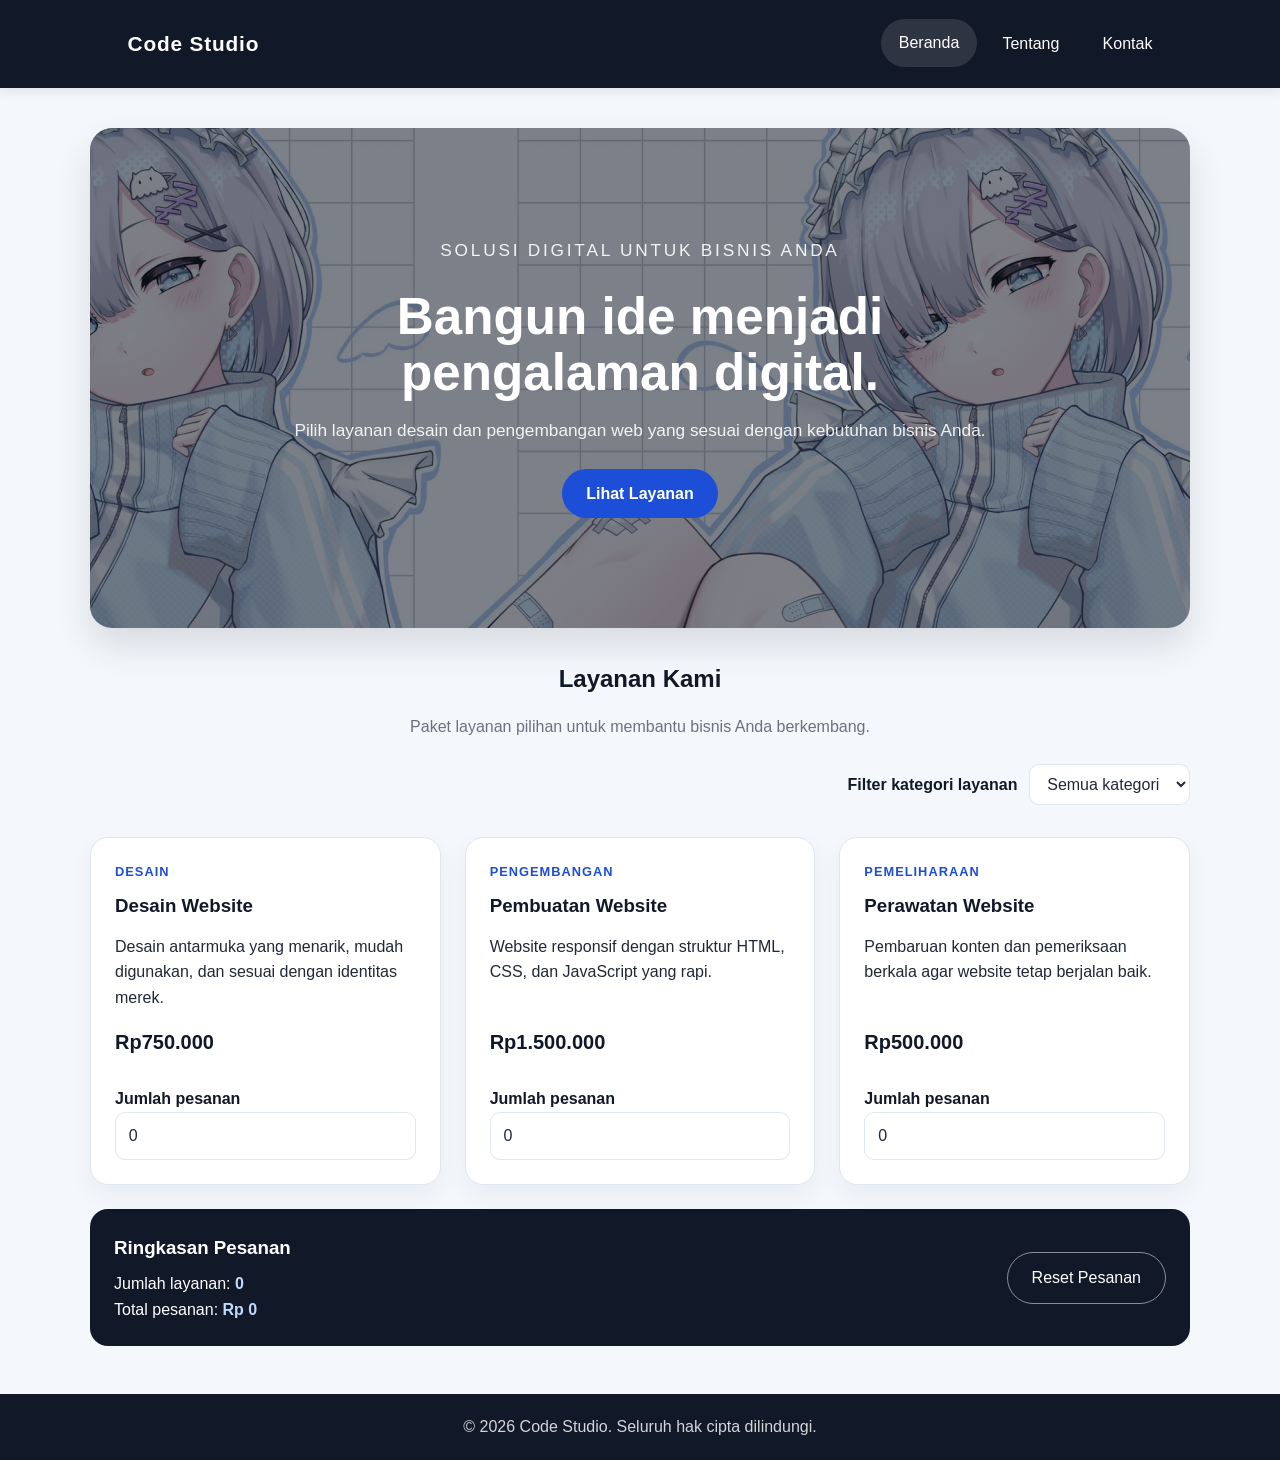
<file: index.html>
<!DOCTYPE html>
<html lang="id">
<head>
    <meta charset="UTF-8">
    <meta name="viewport" content="width=device-width, initial-scale=1.0">
    <meta name="description" content="Daftar layanan desain dan pengembangan web Code Studio.">
    <title>Layanan | Code Studio</title>
    <link rel="stylesheet" href="css/style.css">
    <script defer src="js/script.js"></script>
</head>
<body>
    <header>
        <nav class="navbar" aria-label="Navigasi utama">
            <a class="brand" href="index.html">Code Studio</a>
            <ul>
                <li><a class="active" aria-current="page" href="index.html">Beranda</a></li>
                <li><a href="tentang.html">Tentang</a></li>
                <li><a href="kontak.html">Kontak</a></li>
            </ul>
        </nav>
    </header>

    <main>
        <section class="hero" aria-labelledby="judul-utama">
            <div class="hero-content">
                <p class="eyebrow">Solusi digital untuk bisnis Anda</p>
                <h1 id="judul-utama">Bangun ide menjadi pengalaman digital.</h1>
                <p>
                    Pilih layanan desain dan pengembangan web yang sesuai dengan kebutuhan
                    bisnis Anda.
                </p>
                <div class="hero-actions">
                    <a class="btn btn-primary" href="#layanan">Lihat Layanan</a>
                </div>
            </div>
        </section>

        <section id="layanan" class="content-section" aria-labelledby="judul-layanan">
            <h2 id="judul-layanan" class="section-title">Layanan Kami</h2>
            <p class="section-intro">Paket layanan pilihan untuk membantu bisnis Anda berkembang.</p>

            <div class="order-tools">
                <label for="categoryFilter">Filter kategori layanan</label>
                <select id="categoryFilter">
                    <option value="semua">Semua kategori</option>
                    <option value="desain">Desain</option>
                    <option value="pengembangan">Pengembangan</option>
                    <option value="pemeliharaan">Pemeliharaan</option>
                </select>
            </div>

            <div class="features service-grid">
                <article class="feature-card service-card" data-kategori="desain" data-harga="750000">
                    <p class="service-category">Desain</p>
                    <h3>Desain Website</h3>
                    <p>Desain antarmuka yang menarik, mudah digunakan, dan sesuai dengan identitas merek.</p>
                    <p class="service-price">Rp750.000</p>
                    <lable class="quantity-label" for="jumlah-desain">Jumlah pesanan</lable>
                    <input class="quantity-input" id="jumlah-desain" type="number" min="0" step="1" value="0" inputmode="numeric">
                </article>

                <article class="feature-card service-card" data-kategori="pengembangan" data-harga="1500000">
                    <p class="service-category">Pengembangan</p>
                    <h3>Pembuatan Website</h3>
                    <p>Website responsif dengan struktur HTML, CSS, dan JavaScript yang rapi.</p>
                    <p class="service-price">Rp1.500.000</p>
                    <label class="quantity-label" for="jumlah-pengembangan">Jumlah pesanan</label>
                    <input class="quantity-input" id="jumlah-pengembangan" type="number" min="0" step="1" value="0" inputmode="numeric">
                </article>

                <article class="feature-card service-card" data-kategori="pemeliharaan" data-harga="500000">
                    <p class="service-category">Pemeliharaan</p>
                    <h3>Perawatan Website</h3>
                    <p>Pembaruan konten dan pemeriksaan berkala agar website tetap berjalan baik.</p>
                    <p class="service-price">Rp500.000</p>
                    <label class="quantity-label" for="jumlah-pemeliharaan">Jumlah pesanan</label>
                    <input class="quantity-input" id="jumlah-pemeliharaan" type="number" min="0" step="1" value="0" inputmode="numeric">
                </article>
            </div>

            <section class="order-summary" aria-labelledby="judul-ringkasan">
                <div>
                    <h3 id="judul-ringkasan">Ringkasan Pesanan</h3>
                    <p>Jumlah layanan: <strong id="orderCount" aria-live="polite">0</strong></p>
                    <p>Total pesanan: <strong id="orderTotal" aria-live="polite">Rp0</strong></p>
                </div>
                <button class="btn btn-reset" id="resetOrder" type="button">Reset Pesanan</button>
            </section>
        </section>
    </main>

    <footer>
        <p>&copy; <span id="year"></span> Code Studio. Seluruh hak cipta dilindungi.</p>
    </footer>
</body>
</html>
</file>
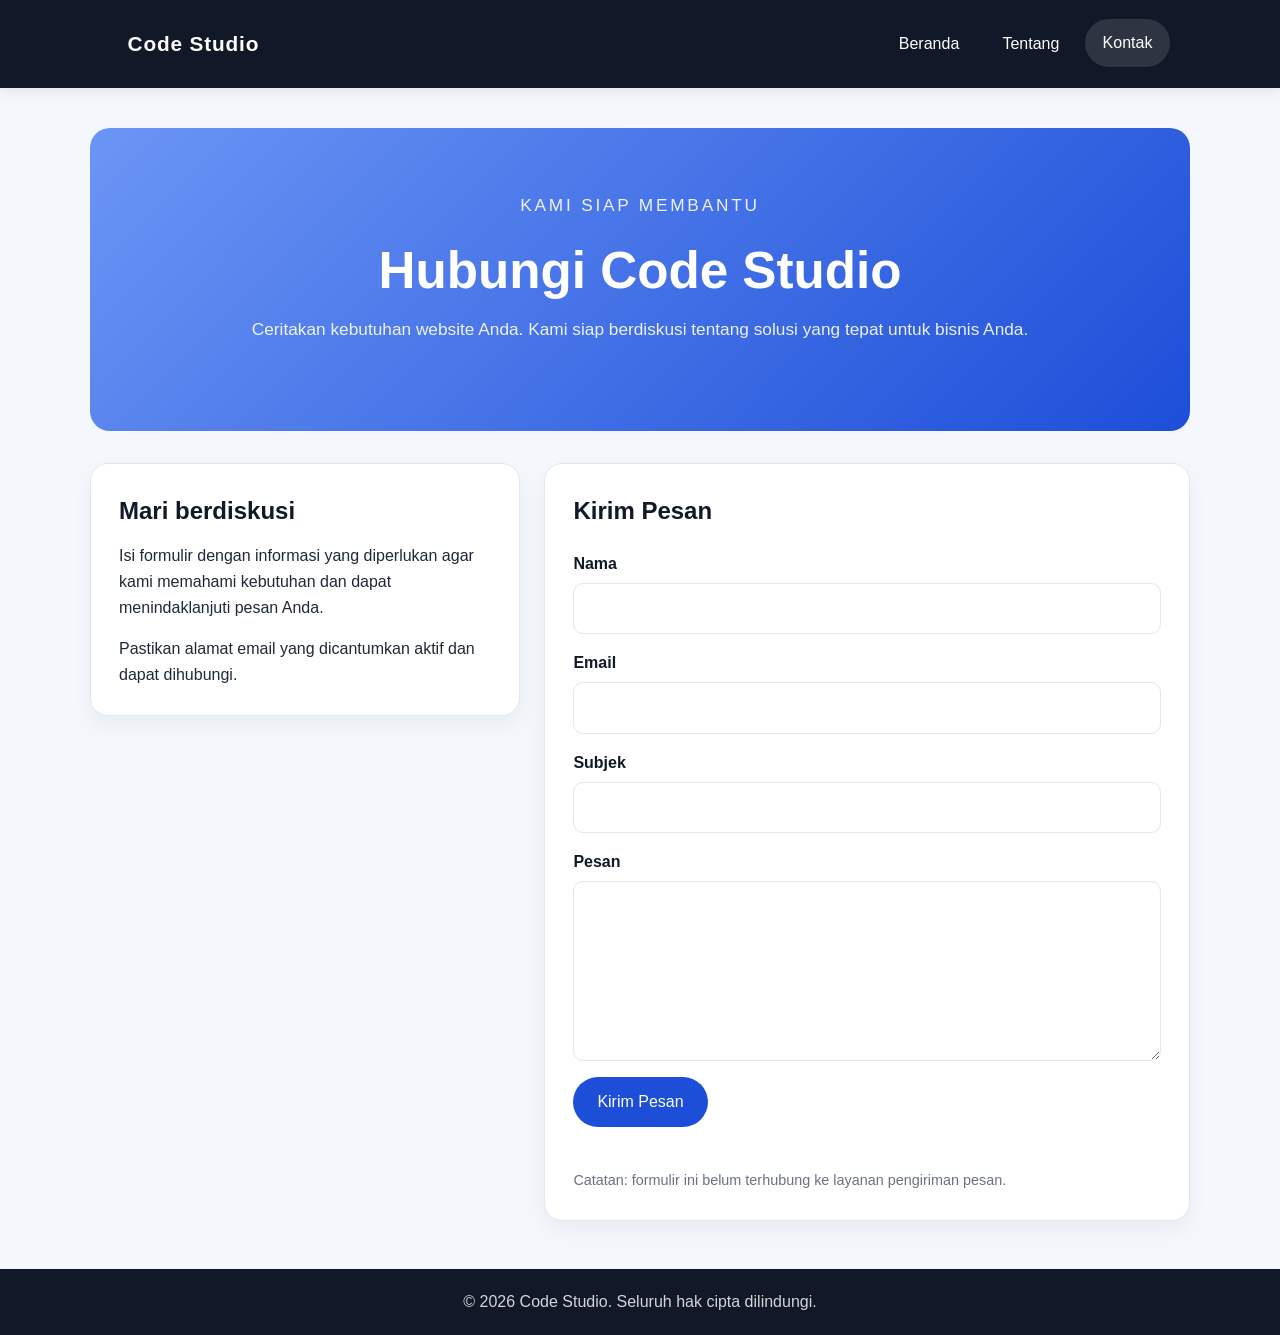
<file: kontak.html>
<!DOCTYPE html>
<html lang="id">
<head>
    <meta charset="UTF-8">
    <meta name="viewport" content="width=device-width, initial-scale=1.0">
    <meta name="description" content="Hubungi Code Studio untuk berdiskusi tentang kebutuhan website bisnis Anda.">
    <title>Kontak | Code Studio</title>
    <link rel="stylesheet" href="css/style.css">
    <script defer src="js/script.js"></script>
</head>
<body>
    <header>
        <nav class="navbar" aria-label="Navigasi utama">
            <a class="brand" href="index.html">Code Studio</a>
            <ul>
                <li><a href="index.html">Beranda</a></li>
                <li><a href="tentang.html">Tentang</a></li>
                <li><a class="active" aria-current="page" href="kontak.html">Kontak</a></li>
            </ul>
        </nav>
    </header>

    <main>
        <section class="page-hero" aria-labelledby="judul-kontak">
            <p class="eyebrow">Kami siap membantu</p>
            <h1 id="judul-kontak">Hubungi Code Studio</h1>
            <p>Ceritakan kebutuhan website Anda. Kami siap berdiskusi tentang solusi yang tepat untuk bisnis Anda.</p>
        </section>

        <section class="content-section contact-layout" aria-label="Formulir kontak">
            <div class="contact-info">
                <h2>Mari berdiskusi</h2>
                <p>Isi formulir dengan informasi yang diperlukan agar kami memahami kebutuhan dan dapat menindaklanjuti pesan Anda.</p>
                <p>Pastikan alamat email yang dicantumkan aktif dan dapat dihubungi.</p>
            </div>

            <form class="contact-form" id="contactForm">
                <h2>Kirim Pesan</h2>
                <div class="form-field">
                    <label for="name">Nama</label>
                    <input id="name" name="name" type="text" autocomplete="name" required>
                </div>
                <div class="form-field">
                    <label for="email">Email</label>
                    <input id="email" name="email" type="email" autocomplete="email" required>
                </div>
                <div class="form-field">
                    <label for="subject">Subjek</label>
                    <input id="subject" name="subject" type="text" required>
                </div>
                <div class="form-field">
                    <label for="message">Pesan</label>
                    <textarea id="message" name="message" rows="6" required></textarea>
                </div>
                <button class="btn btn-primary" type="submit">Kirim Pesan</button>
                <p class="form-status" id="formStatus" role="status" aria-live="polite"></p>
                <p class="form-note">Catatan: formulir ini belum terhubung ke layanan pengiriman pesan.</p>
            </form>
        </section>
    </main>

    <footer>
        <p>&copy; <span id="year"></span> Code Studio. Seluruh hak cipta dilindungi.</p>
    </footer>
</body>
</html>
</file>
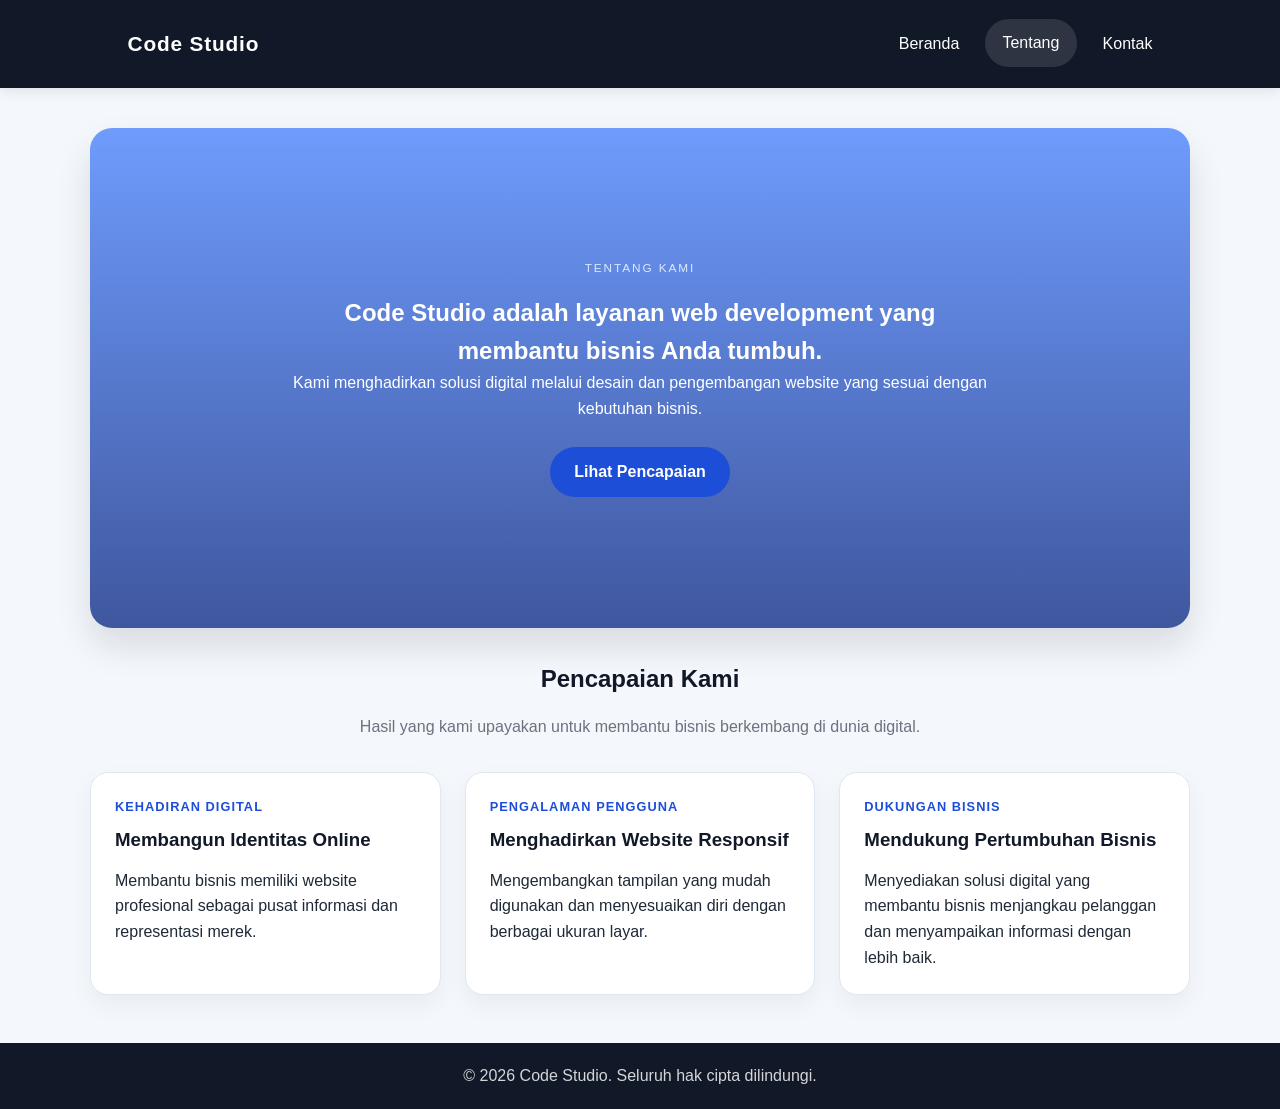
<file: tentang.html>
<!DOCTYPE html>
<html lang="id">
<head>
    <meta charset="UTF-8">
    <meta name="viewport" content="width=device-width, initial-scale=1.0">
    <meta name="description" content="Pencapaian Code Studio dalam membangun solusi digital untuk bisnis.">
    <title>Pencapaian | Code Studio</title>
    <link rel="stylesheet" href="css/style.css">
    <script defer src="js/script.js"></script>
</head>
<body>
    <header>
        <nav class="navbar" aria-label="Navigasi utama">
            <a class="brand" href="index.html">Code Studio</a>
            <ul>
                <li><a href="index.html">Beranda</a></li>
                <li><a class="active" aria-current="page" href="tentang.html">Tentang</a></li>
                <li><a href="kontak.html">Kontak</a></li>
            </ul>
        </nav>
    </header>

    <main>
        <section class="hero-tentang" aria-labelledby="judul-tentang">
            <div class="hero-content">
                <p class="eyebrow">Tentang kami</p>
                <h2 id="judul-tentang">Code Studio adalah layanan web development yang membantu bisnis Anda tumbuh.</h2>
                <p>
                    Kami menghadirkan solusi digital melalui desain dan pengembangan website
                    yang sesuai dengan kebutuhan bisnis.
                </p><br>
                <div class="hero-actions">
                    <a class="btn btn-primary" href="#pencapaian">Lihat Pencapaian</a>
                </div>
            </div>
        </section>

        <section id="pencapaian" class="content-section" aria-labelledby="judul-pencapaian">
            <h2 id="judul-pencapaian" class="section-title">Pencapaian Kami</h2>
            <p class="section-intro">Hasil yang kami upayakan untuk membantu bisnis berkembang di dunia digital.</p>

            <div class="features service-grid">
                <article class="feature-card">
                    <p class="service-category">Kehadiran Digital</p>
                    <h3>Membangun Identitas Online</h3>
                    <p>Membantu bisnis memiliki website profesional sebagai pusat informasi dan representasi merek.</p>
                </article>

                <article class="feature-card">
                    <p class="service-category">Pengalaman Pengguna</p>
                    <h3>Menghadirkan Website Responsif</h3>
                    <p>Mengembangkan tampilan yang mudah digunakan dan menyesuaikan diri dengan berbagai ukuran layar.</p>
                </article>

                <article class="feature-card">
                    <p class="service-category">Dukungan Bisnis</p>
                    <h3>Mendukung Pertumbuhan Bisnis</h3>
                    <p>Menyediakan solusi digital yang membantu bisnis menjangkau pelanggan dan menyampaikan informasi dengan lebih baik.</p>
                </article>
            </div>
        </section>
    </main>

    <footer>
        <p>&copy; <span id="year"></span> Code Studio. Seluruh hak cipta dilindungi.</p>
    </footer>
</body>
</html>
</file>
<file: css/style.css>
:root {
    --bg: #f4f7fb;
    --surface: #ffffff;
    --primary: #1d4ed8;
    --primary-dark: #163ea8;
    --text: #1f2937;
    --muted: #6b7280;
    --dark: #111827;
    --border: #dfe7f1;
    --shadow: rgba(15, 23, 42, 0.12);
}

* {
    box-sizing: border-box;
    margin: 0;
    padding: 0;
}

html {
    scroll-behavior: smooth;
}

body {
    font-family: Arial, sans-serif, Tahoma, Verdana, sans-serif;
    background-color: var(--bg);
    color: var(--text);
    line-height: 1.6;
}
header {
    background: var(--dark);
    color: #ffffff;
    padding: 1rem 0;
    box-shadow: 0 4px 12px rgba(0, 0, 0, 0.08);
}

.navbar {
    max-width: 1100px;
    margin: 0 auto;
    display: flex;
    justify-content: space-between;
    align-items: center;
    padding: 0 1.25rem;
}

.brand {
    font-size: 1.3rem;
    font-weight: 700;
    letter-spacing: 0.04em;
    color: #ffffff;
    text-decoration: none;
}

nav ul {
    display: flex;
    list-style: none;
    gap: 0.5rem;
}

nav a {
    color: #ffffff;
    text-decoration: none;
    padding: 0.7rem 1.1rem;
    border-radius: 999px;
    transition: background 0.25s ease, transform 0.2s ease;
    display: inline-block;
}

nav a:hover,
nav a.active {
    background: rgba(255, 255, 255, 0.12);
    transform: translateY(-1px);
}

nav a:active {
    background: rgba(255, 255, 255, 0.22);
}

main {
    width: min(1100px, calc(100% - 2rem));
    margin: 0 auto;
    padding: 1.5rem 0 3rem;
}

.hero {
    position: relative;
    min-height: 500px;
    display: flex;
    align-items: center;
    justify-content: center;
    padding: 4rem;
    margin-top: 1rem;
    border-radius: 22px;
    background-image: linear-gradient(rgba(17, 24, 39, 0.55), rgba(17, 24, 39, 0.55)),
        url('../img/sample_aba9509705de82cfb7565f5229871bbd32f5b61d.jpg');
    background-position: 150% 500%;
    box-shadow: 0 18px 35px var(--shadow);
}
.hero-tentang {
    position: relative;
    min-height: 500px;
    display: flex;
    align-items: center;
    justify-content: center;
    padding: 4rem;
    margin-top: 1rem;
    border-radius: 22px;
    background-image: linear-gradient(rgba(0, 81, 255, 0.55), rgba(0, 31, 126, 0.742));
    background-position: 150% 500%;
    box-shadow: 0 18px 35px var(--shadow);
}

.hero-content {
    text-align: center;
    max-width: 700px;
    color: #ffffff;
}

.eyebrow {
    text-transform: uppercase;
    letter-spacing: 0.16em;
    font-size: 0.74rem;
    color: #dbeafe;
    margin-bottom: 1rem;
}

.hero h1,
.page-hero h1 {
    font-size: clamp(2.1rem, 4vw, 4rem);
    line-height: 1.1;
    margin-bottom: 1rem;
}

.hero p,
.page-hero p {
    font-size: 1.08rem;
    color: rgba(255, 255, 255, 0.9);
    margin-bottom: 1.5rem;
}

.hero-actions {
    display: flex;
    justify-content: center;
    gap: 1px;
    flex-wrap: wrap;
}


.btn {
    display: inline-block;
    text-decoration: none;
    border-radius: 999px;
    padding: 12px 24px;
    font-weight: 700;
    transition: 0.25s ease;
}

.btn:hover {
    transform: translateY(-2px);
}

.btn:active {
    transform: translateY(0);
}

.btn-primary {
    background: var(--primary);
    color: #ffffff;
}

.btn-primary:hover {
    background: var(--primary-dark);
}

.btn-secondary {
    background: transparent;
    color: #ffffff;
    border: 1px solid rgba(255, 255, 255, 0.5);
}

.features,
.card-grid,
.stats-grid {
    display: grid;
    gap: 1.5rem;
    margin-top: 2rem;
}

.features {
    grid-template-columns: repeat(3, minmax(0, 1fr));
}

.service-grid {
    align-items: stretch;
}

.features-service-grid {
    align-items: stretch;
}

.feature-card,
.info-card,
.text-card,
.contact-form,
.contact-info {
    background: var(--surface);
    padding: 1.5rem;
    border-radius: 18px;
    box-shadow: 0 10px 25px rgba(17, 24, 39, 0.05);
    border: 1px solid var(--border);
}

.feature-card h2,
.feature-card h3,
.info-card h3,
.text-card h2,
.contact-info h2 {
    margin-bottom: 0.8rem;
    color: var(--dark);
}

.service-card {
    display: flex;
    flex-direction: column;
    align-items: flex-start;
}

.service-category {
    color: var(--primary);
    font-size: 0.8rem;
    font-weight: 700;
    letter-spacing: 0.08em;
    text-transform: uppercase;
    margin-bottom: 0.5rem;
}

.service-price {
    color: var(--dark);
    font-size: 1.25rem;
    font-weight: 700;
    margin-top: auto;
    padding: 1rem 0;
}

.service-card .btn {
    margin-top: 0.25rem;
}

.section-intro {
    color: var(--muted);
    text-align: center;
}

.order-tools {
    display: flex;
    align-items: center;
    justify-content: flex-end;
    gap: 0.75rem;
    margin-top: 1.5rem;
}

.order-tools label,
.quantity-label {
    color: var(--dark);
    font-weight: 700;
}

.order-tools select,
.quantity-input {
    border: 1px solid var(--border);
    border-radius: 10px;
    padding: 0.65rem 0.8rem;
    font: inherit;
    background: var(--surface);
    color: var(--text);
}

.quantity-label {
    margin-top: 0.75rem;
}

.quantity-input {
    width: 100%;
}

.order-summary {
    display: flex;
    justify-content: space-between;
    align-items: center;
    gap: 1rem;
    margin-top: 1.5rem;
    padding: 1.5rem;
    background: var(--dark);
    color: #ffffff;
    border-radius: 18px;
}

.order-summary h3 {
    margin-bottom: 0.5rem;
}

.order-summary strong {
    color: #bfdbfe;
}

.btn-reset {
    border: 1px solid rgba(255, 255, 255, 0.5);
    background: transparent;
    color: #ffffff;
    cursor: pointer;
    font: inherit;
}

.btn-reset:hover {
    background: rgba(255, 255, 255, 0.12);
}

[hidden] {
    display: none !important;
}

.page-hero {
    background: linear-gradient(135deg, #6b95f5, #1d4ed8);
    border-radius: 20px;
    padding: 4rem 1.5rem;
    text-align: center;
    color: #ffffff;
    margin-top: 1rem;
}

.section-title {
    text-align: center;
    margin: 2rem 0 1rem;
    color: var(--dark);
}

.content-section {
    margin-top: 2rem;
}

.card-grid {
    grid-template-columns: repeat(3, minmax(0, 1fr));
}

.stats-grid {
    grid-template-columns: repeat(3, minmax(0, 1fr));
    margin-top: 1.5rem;
}

.stat-item {
    background: #eff6ff;
    border: 1px solid #bfdbfe;
    border-radius: 16px;
    padding: 1.25rem;
    text-align: center;
    color: var(--dark);
}

.stat-item strong {
    display: block;
    font-size: 1.8rem;
    margin-bottom: 0.35rem;
}

.form-status {
    min-height: 1.5rem;
    margin-top: 0.4rem;
    color: #166534;
    font-weight: 700;
}

.form-status.error {
    color: #b91c1c;
}

.contact-layout {
    display: grid;
    grid-template-columns: minmax(0, 0.8fr) minmax(0, 1.2fr);
    gap: 1.5rem;
    align-items: start;
}

.contact-info,
.contact-form {
    padding: 1.75rem;
}

.contact-info p + p {
    margin-top: 1rem;
}

.contact-form h2 {
    margin-bottom: 1.25rem;
    color: var(--dark);
}

.form-field {
    display: flex;
    flex-direction: column;
    gap: 0.4rem;
    margin-bottom: 1rem;
}

.form-field label {
    color: var(--dark);
    font-weight: 700;
}

.form-field input,
.form-field textarea {
    width: 100%;
    border: 1px solid var(--border);
    border-radius: 10px;
    padding: 0.75rem 0.85rem;
    color: var(--text);
    background: var(--surface);
    font: inherit;
}

.form-field textarea {
    resize: vertical;
}

.form-field input:focus,
.form-field textarea:focus {
    outline: 2px solid var(--primary);
    outline-offset: 2px;
}

.contact-form .btn-primary {
    border: 0;
    cursor: pointer;
    font: inherit;
}

.form-note {
    margin-top: 0.75rem;
    color: var(--muted);
    font-size: 0.9rem;
}

footer {
    background: var(--dark);
    color: rgba(255, 255, 255, 0.82);
    text-align: center;
    padding: 1.25rem 1rem;
}

@media (max-width: 768px) {
    .navbar {
        flex-direction: column;
        gap: 0.8rem;
    }

    nav ul {
        flex-wrap: wrap;
        justify-content: center;
    }

    .features,
    .card-grid,
    .stats-grid,
    .contact-layout {
        grid-template-columns: 1fr;
    }

    .order-tools,
    .order-summary {
        align-items: stretch;
        flex-direction: column;
    }

    .hero {
        min-height: 420px;
    }
}
</file>
